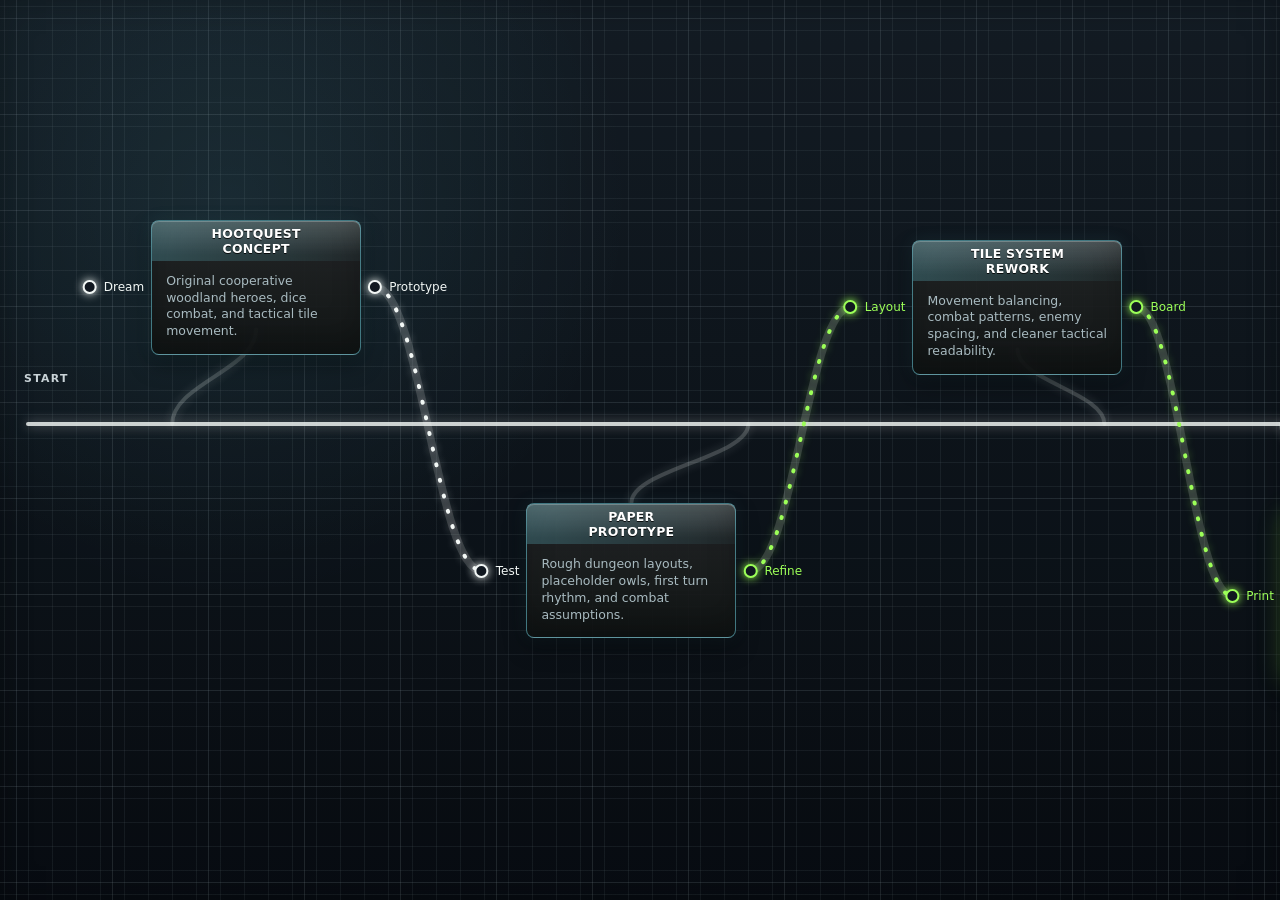
<file: assets/roadmaps/big-roadmap.html>
﻿<!doctype html>
<html lang="en">
<head>
  <meta charset="utf-8">
  <meta name="viewport" content="width=device-width, initial-scale=1">
  <title>HootQuest Roadmap</title>
  <style>
    :root {
      color-scheme: dark;
      --bg: #111820;
      --bg-deep: #080d13;
      --grid: rgba(156, 176, 184, 0.1);
      --grid-major: rgba(156, 176, 184, 0.18);
      --cyan: #78ecff;
      --mint: #9cff58;
      --white-wire: #f2f7f5;
      --red: #d4232f;
      --ink: #f2fbff;
      --muted: #a8bac0;
      --panel: rgba(18, 21, 21, 0.92);
      --panel-top: rgba(255, 255, 255, 0.18);
    }

    * {
      box-sizing: border-box;
    }

    body {
      margin: 0;
      min-width: 320px;
      background: var(--bg-deep);
      color: var(--ink);
      font-family: Inter, ui-sans-serif, system-ui, -apple-system, BlinkMacSystemFont, "Segoe UI", sans-serif;
    }

    body:not(.editing) {
      width: 100vw;
      height: 100vh;
      overflow: hidden;
    }

    .roadmap-section {
      position: relative;
      overflow: hidden;
      min-height: 640px;
      padding: clamp(18px, 4vw, 42px);
      background:
        radial-gradient(circle at 18% 22%, rgba(120, 236, 255, 0.1), transparent 25rem),
        linear-gradient(180deg, #151f28, #080d13);
      isolation: isolate;
    }

    body:not(.editing) .roadmap-section {
      display: grid;
      align-items: center;
      min-height: 100vh;
      padding: 0;
    }

    body.depth-1 .roadmap-section {
      background:
        radial-gradient(circle at 22% 28%, rgba(156, 255, 88, 0.12), transparent 20rem),
        radial-gradient(circle at 78% 42%, rgba(120, 236, 255, 0.12), transparent 24rem),
        linear-gradient(180deg, #101c1b, #061012);
    }

    body.depth-2 .roadmap-section,
    body.depth-3 .roadmap-section {
      background:
        radial-gradient(circle at 18% 34%, rgba(120, 236, 255, 0.16), transparent 17rem),
        radial-gradient(circle at 70% 55%, rgba(156, 255, 88, 0.1), transparent 18rem),
        linear-gradient(180deg, #09151c, #03080d);
    }

    .roadmap-section::before {
      content: "";
      position: absolute;
      inset: 0;
      z-index: -1;
      background-image:
        linear-gradient(var(--grid) 1px, transparent 1px),
        linear-gradient(90deg, var(--grid) 1px, transparent 1px),
        linear-gradient(var(--grid-major) 1px, transparent 1px),
        linear-gradient(90deg, var(--grid-major) 1px, transparent 1px);
      background-size: 24px 24px, 24px 24px, 96px 96px, 96px 96px;
      background-position: center;
      animation: gridParallax 34s linear infinite;
    }

    body.depth-1 .roadmap-section::before {
      background-size: 18px 18px, 18px 18px, 72px 72px, 72px 72px;
      opacity: 0.95;
    }

    body.depth-2 .roadmap-section::before,
    body.depth-3 .roadmap-section::before {
      background-size: 12px 12px, 12px 12px, 48px 48px, 48px 48px;
      opacity: 1;
    }

    .roadmap-header {
      position: relative;
      z-index: 2;
      display: flex;
      align-items: end;
      justify-content: space-between;
      gap: 18px;
      width: min(1280px, 100%);
      margin: 0 auto 18px;
    }

    .eyebrow {
      margin: 0 0 7px;
      color: var(--mint);
      font-size: 0.72rem;
      font-weight: 900;
      letter-spacing: 0.14em;
      text-transform: uppercase;
    }

    h1 {
      margin: 0;
      font-size: clamp(2rem, 4.8vw, 4.3rem);
      line-height: 0.95;
      letter-spacing: 0;
      text-shadow: 0 0 26px rgba(120, 236, 255, 0.26);
    }

    .toolbar {
      display: none;
      align-items: center;
      gap: 8px;
      flex-wrap: wrap;
      justify-content: flex-end;
    }

    .editing .toolbar {
      display: flex;
    }

    body:not(.editing) .roadmap-header,
    body:not(.editing) .json-panel {
      display: none;
    }

    button {
      border: 1px solid rgba(120, 236, 255, 0.42);
      color: var(--ink);
      background: rgba(16, 28, 34, 0.84);
      min-height: 34px;
      padding: 0 12px;
      font: inherit;
      font-size: 0.82rem;
      cursor: pointer;
      box-shadow: inset 0 1px rgba(255, 255, 255, 0.12), 0 0 14px rgba(120, 236, 255, 0.1);
    }

    button:hover {
      border-color: var(--mint);
    }

    .canvas-wrap {
      position: relative;
      width: min(1280px, 100%);
      height: 520px;
      margin: 0 auto;
      border: 1px solid rgba(120, 236, 255, 0.16);
      background: rgba(0, 0, 0, 0.12);
      box-shadow: inset 0 0 32px rgba(0, 0, 0, 0.25), 0 0 36px rgba(120, 236, 255, 0.06);
      overflow: auto;
    }

    body:not(.editing) .canvas-wrap {
      width: 100%;
      height: min(720px, 100vh);
      border: 0;
      overflow-x: auto;
      overflow-y: hidden;
    }

    .canvas-wrap::after {
      content: "";
      display: block;
      width: var(--scaled-width, 1260px);
      height: var(--scaled-height, 520px);
      pointer-events: none;
    }

    .canvas {
      position: relative;
      width: 1260px;
      height: 520px;
      transform-origin: 0 0;
    }

    .wires {
      position: absolute;
      inset: 0;
      z-index: 1;
      width: 100%;
      height: 100%;
      overflow: visible;
      pointer-events: none;
    }

    .editing .wires {
      pointer-events: auto;
    }

    .spine-label {
      position: absolute;
      z-index: 2;
      top: 248px;
      color: rgba(242, 251, 255, 0.82);
      font-size: 0.68rem;
      font-weight: 900;
      letter-spacing: 0.12em;
      text-transform: uppercase;
      pointer-events: none;
    }

    .spine-label.start {
      left: 24px;
    }

    .spine-label.finish {
      right: 24px;
    }

    .wire {
      fill: none;
      stroke-linecap: round;
      stroke-width: 3.5;
      filter: drop-shadow(0 0 5px currentColor);
    }

    .link-wire,
    .branch-wire {
      pointer-events: stroke;
      cursor: pointer;
    }

    .wire.ghost {
      stroke: rgba(255, 255, 255, 0.15);
      stroke-width: 8;
      filter: none;
    }

    .wire.flow {
      stroke-dasharray: 1 13;
      animation: flow 2.8s linear infinite;
    }

    .wire.dots {
      stroke-width: 4;
      stroke-linecap: round;
      stroke-dasharray: 1 15;
      animation: flow 2.8s linear infinite;
    }

    .wire.laser {
      stroke-width: 3;
      stroke-dasharray: 22 9 2 9;
      animation: laserFlow 0.55s linear infinite;
    }

    .wire.dash {
      stroke-width: 4;
      stroke-dasharray: 18 12;
      animation: flow 3.4s linear infinite;
    }

    .wire.solid {
      stroke-width: 4;
      stroke-dasharray: none;
      animation: none;
    }

    .wire.spark {
      stroke-width: 5;
      stroke-dasharray: 1 8 12 18;
      animation: laserFlow 1s linear infinite;
    }

    .wire.dim {
      opacity: 0.34;
    }

    .wire.spine {
      stroke-width: 4;
      stroke: rgba(242, 247, 245, 0.82);
      stroke-dasharray: none;
      filter: drop-shadow(0 0 6px rgba(242, 247, 245, 0.52));
    }

    .branch-handle {
      position: absolute;
      z-index: 5;
      display: none;
      width: 16px;
      height: 16px;
      border: 2px solid rgba(242, 247, 245, 0.92);
      border-radius: 50%;
      background: #111820;
      box-shadow: 0 0 14px rgba(242, 247, 245, 0.55);
      transform: translate(-50%, -50%);
      cursor: ew-resize;
    }

    .editing .branch-handle {
      display: block;
    }

    .node {
      position: absolute;
      z-index: 2;
      width: 210px;
      min-height: 84px;
      border: 1px solid rgba(255, 255, 255, 0.2);
      border-radius: 8px;
      background:
        linear-gradient(180deg, var(--panel-top), transparent 34px),
        linear-gradient(180deg, rgba(35, 37, 38, 0.96), var(--panel));
      box-shadow:
        inset 0 1px rgba(255, 255, 255, 0.24),
        inset 0 -18px 28px rgba(0, 0, 0, 0.22),
        0 10px 22px rgba(0, 0, 0, 0.34),
        0 0 18px rgba(120, 236, 255, 0.08);
      user-select: none;
    }

    .editing .node {
      cursor: grab;
    }

    .editing .node:active {
      cursor: grabbing;
    }

    .node.current {
      border-color: rgba(156, 255, 88, 0.66);
      box-shadow:
        inset 0 1px rgba(255, 255, 255, 0.25),
        inset 0 -18px 28px rgba(0, 0, 0, 0.22),
        0 0 24px rgba(156, 255, 88, 0.22),
        0 10px 22px rgba(0, 0, 0, 0.34);
    }

    .node.progress {
      border-color: rgba(255, 220, 92, 0.86);
      background:
        linear-gradient(180deg, rgba(255, 220, 92, 0.2), transparent 36px),
        linear-gradient(180deg, rgba(38, 34, 22, 0.96), rgba(18, 18, 17, 0.94));
      box-shadow:
        inset 0 1px rgba(255, 255, 255, 0.25),
        inset 0 -18px 28px rgba(0, 0, 0, 0.22),
        0 0 30px rgba(255, 220, 92, 0.26),
        0 10px 22px rgba(0, 0, 0, 0.34);
    }

    .node.progress .node-title {
      background: linear-gradient(90deg, rgba(255, 220, 92, 0.32), rgba(156, 255, 88, 0.08));
    }

    .node-progress {
      margin-top: 10px;
      border: 1px solid rgba(255, 220, 92, 0.32);
      height: 8px;
      overflow: hidden;
      background: rgba(255, 255, 255, 0.08);
    }

    .node-progress span {
      display: block;
      width: var(--progress, 45%);
      height: 100%;
      background: linear-gradient(90deg, var(--mint), #ffdc5c);
      box-shadow: 0 0 12px rgba(255, 220, 92, 0.62);
    }

    .node.complete {
      border-color: rgba(120, 236, 255, 0.46);
    }

    .node.complete .node-title {
      background: linear-gradient(90deg, rgba(120, 236, 255, 0.22), rgba(120, 236, 255, 0.04));
    }

    .node.locked {
      opacity: 0.52;
      border-style: dashed;
      filter: saturate(0.72);
    }

    .node.removed {
      opacity: 0.44;
      border-color: rgba(212, 35, 47, 0.72);
      border-style: dashed;
      background:
        linear-gradient(180deg, rgba(212, 35, 47, 0.16), transparent 36px),
        linear-gradient(180deg, rgba(31, 15, 17, 0.9), rgba(12, 10, 11, 0.9));
      filter: saturate(0.72);
    }

    .node.removed .node-title {
      background: linear-gradient(90deg, rgba(212, 35, 47, 0.28), rgba(212, 35, 47, 0.04));
      text-decoration: line-through;
      text-decoration-thickness: 2px;
      text-decoration-color: rgba(255, 125, 134, 0.7);
    }

    .node.milestone {
      border-color: rgba(255, 220, 92, 0.72);
      box-shadow:
        inset 0 1px rgba(255, 255, 255, 0.25),
        inset 0 -18px 28px rgba(0, 0, 0, 0.22),
        0 0 28px rgba(255, 220, 92, 0.2),
        0 10px 22px rgba(0, 0, 0, 0.34);
    }

    .dive-button {
      position: absolute;
      left: 50%;
      bottom: -16px;
      z-index: 4;
      display: flex;
      align-items: center;
      gap: 7px;
      width: auto;
      height: 30px;
      min-height: 0;
      padding: 0 9px 0 11px;
      border: 2px solid var(--mint);
      border-radius: 999px;
      color: #071018;
      background: var(--mint);
      font-size: 0.72rem;
      font-weight: 900;
      line-height: 1;
      text-transform: uppercase;
      transform: translateX(-50%);
      box-shadow: 0 0 18px rgba(156, 255, 88, 0.8), 0 0 34px rgba(156, 255, 88, 0.28);
    }

    .dive-button::after {
      content: "›";
      display: grid;
      place-items: center;
      width: 18px;
      height: 18px;
      border-radius: 50%;
      color: var(--mint);
      background: #071018;
      font-size: 1rem;
      line-height: 1;
    }

    .node.has-child .dive-button {
      animation: divePulse 1.25s ease-in-out infinite;
    }

    .node.has-child {
      cursor: pointer;
    }

    .node.has-child:hover {
      border-color: rgba(156, 255, 88, 0.86);
      box-shadow:
        inset 0 1px rgba(255, 255, 255, 0.25),
        inset 0 -18px 28px rgba(0, 0, 0, 0.22),
        0 0 30px rgba(156, 255, 88, 0.22),
        0 10px 22px rgba(0, 0, 0, 0.34);
    }

    .node-title {
      position: relative;
      display: flex;
      align-items: center;
      justify-content: center;
      min-height: 30px;
      padding: 5px 38px;
      border-radius: 8px 8px 0 0;
      color: #ffffff;
      font-size: 0.78rem;
      font-weight: 900;
      letter-spacing: 0.02em;
      text-align: center;
      text-transform: uppercase;
      background: linear-gradient(90deg, rgba(255, 255, 255, 0.2), rgba(255, 255, 255, 0.04));
      text-shadow: 0 1px 0 rgba(0, 0, 0, 0.8);
    }

    .node.current .node-title {
      background: linear-gradient(90deg, rgba(156, 255, 88, 0.28), rgba(156, 255, 88, 0.06));
    }

    .node-body {
      padding: 12px 14px 14px;
    }

    .node-copy {
      margin: 0;
      color: var(--muted);
      font-size: 0.78rem;
      line-height: 1.35;
    }

    .node-gallery {
      display: flex;
      gap: 8px;
      margin-top: 10px;
      overflow: hidden;
      mask-image: linear-gradient(90deg, transparent, #000 12%, #000 88%, transparent);
    }

    .node-gallery-track {
      display: flex;
      gap: 8px;
      min-width: max-content;
      animation: galleryScroll 12s linear infinite;
    }

    .node-gallery img {
      width: 54px;
      height: 42px;
      object-fit: cover;
      border: 1px solid rgba(120, 236, 255, 0.28);
      border-radius: 5px;
      background: rgba(255, 255, 255, 0.06);
      box-shadow: 0 0 10px rgba(120, 236, 255, 0.1);
    }

    .port {
      position: absolute;
      display: flex;
      align-items: center;
      gap: 7px;
      color: #eaf7f4;
      font-size: 0.75rem;
      white-space: nowrap;
    }

    .port-dot {
      display: block;
      flex: 0 0 auto;
      width: 14px;
      height: 14px;
      border: 2px solid currentColor;
      border-radius: 50%;
      background: var(--bg);
      box-shadow: 0 0 10px currentColor;
    }

    .port-label {
      pointer-events: none;
    }

    .port.in {
      left: -8px;
      top: 50%;
      transform: translate(-100%, -50%);
      flex-direction: row-reverse;
    }

    .port.out {
      right: -8px;
      top: 50%;
      transform: translate(100%, -50%);
    }

    .port.flow-port {
      color: var(--white-wire);
    }

    .port.mint-port {
      color: var(--mint);
    }

    .port.cyan-port {
      color: var(--cyan);
    }

    .port.red-port {
      color: var(--red);
    }

    .json-panel {
      display: none;
      width: min(1280px, 100%);
      margin: 12px auto 0;
    }

    .editing .json-panel {
      display: block;
    }

    textarea {
      width: 100%;
      min-height: 180px;
      resize: vertical;
      border: 1px solid rgba(120, 236, 255, 0.3);
      color: #d8fbff;
      background: rgba(3, 8, 12, 0.88);
      padding: 12px;
      font: 0.78rem/1.45 ui-monospace, SFMono-Regular, Consolas, monospace;
      outline: none;
    }

    .edit-note {
      margin: 8px 0 0;
      color: var(--muted);
      font-size: 0.82rem;
    }

    .editor-message {
      min-height: 20px;
      margin: 8px 0 0;
      color: var(--mint);
      font-size: 0.82rem;
    }

    .editor-message.error {
      color: #ff7d86;
    }

    .context-menu,
    .color-popover,
    .gizmo {
      position: absolute;
      z-index: 10;
      border: 1px solid rgba(120, 236, 255, 0.34);
      border-radius: 8px;
      background: rgba(9, 13, 18, 0.96);
      box-shadow: 0 16px 34px rgba(0, 0, 0, 0.45), 0 0 22px rgba(120, 236, 255, 0.12);
    }

    .context-menu,
    .color-popover {
      display: none;
      min-width: 190px;
      padding: 7px;
    }

    .context-menu.open,
    .color-popover.open,
    .gizmo.open {
      display: block;
    }

    .context-menu button {
      display: block;
      width: 100%;
      border: 0;
      min-height: 32px;
      padding: 0 9px;
      text-align: left;
      background: transparent;
      box-shadow: none;
    }

    .context-menu button:hover {
      background: rgba(120, 236, 255, 0.12);
    }

    .color-popover label {
      display: block;
      margin: 0 0 7px;
      color: var(--muted);
      font-size: 0.72rem;
      font-weight: 800;
      text-transform: uppercase;
    }

    .color-popover input {
      width: 100%;
      height: 34px;
      border: 0;
      padding: 0;
      background: transparent;
    }

    .gizmo {
      display: none;
      width: 178px;
      padding: 8px;
    }

    .gizmo-row {
      display: grid;
      grid-template-columns: 1fr 1fr;
      gap: 6px;
      margin-bottom: 7px;
    }

    .gizmo button {
      min-height: 29px;
      padding: 0 7px;
      font-size: 0.72rem;
    }

    .resize-handle {
      width: 100%;
      min-height: 30px;
      border-color: rgba(156, 255, 88, 0.52);
    }

    .branch-cursor {
      position: absolute;
      z-index: 9;
      display: none;
      width: 28px;
      height: 28px;
      border: 2px solid var(--mint);
      border-radius: 50%;
      pointer-events: none;
      transform: translate(-50%, -50%);
      box-shadow: 0 0 18px rgba(156, 255, 88, 0.72);
    }

    .editing.ctrl-down .branch-cursor {
      display: block;
    }

    .level-back {
      position: sticky;
      left: 16px;
      top: 16px;
      z-index: 11;
      display: none;
      width: max-content;
      border-color: rgba(156, 255, 88, 0.52);
      background: rgba(7, 18, 24, 0.94);
    }

    body:not(.editing) .level-back.visible {
      display: block;
    }

    @keyframes flow {
      to {
        stroke-dashoffset: -56;
      }
    }

    @keyframes laserFlow {
      to {
        stroke-dashoffset: -96;
      }
    }

    @keyframes galleryScroll {
      to {
        transform: translateX(-50%);
      }
    }

    @keyframes gridParallax {
      to {
        background-position:
          48px 24px,
          48px 24px,
          96px 48px,
          96px 48px;
      }
    }

    @keyframes divePulse {
      0%, 100% {
        opacity: 0.55;
        transform: translateX(-50%) scale(1);
      }

      50% {
        opacity: 1;
        transform: translateX(-50%) scale(1.06);
      }
    }

    .zooming-in .canvas,
    .zooming-out .canvas {
      transition: transform 320ms ease, opacity 240ms ease;
    }

    .zooming-in .canvas {
      opacity: 0.2;
      transform: scale(1.18);
    }

    .zooming-out .canvas {
      opacity: 0.2;
      transform: scale(0.82);
    }

    @media (max-width: 760px) {
      .roadmap-section {
        padding: 22px 12px;
      }

      .roadmap-header {
        display: block;
      }

      .toolbar {
        justify-content: flex-start;
        margin-top: 14px;
      }

      .canvas-wrap {
        height: 500px;
      }

      .canvas {
        width: 1120px;
      }
    }
  </style>
</head>
<body>
  <section class="roadmap-section" aria-labelledby="roadmap-title">
    <header class="roadmap-header">
      <div>
        <p class="eyebrow">Blueprint route planner</p>
        <h1 id="roadmap-title">HootQuest Roadmap</h1>
      </div>
      <div class="toolbar" aria-label="Roadmap editor controls">
        <button type="button" id="backLevel">Back Level</button>
        <button type="button" id="exportJson">Export JSON</button>
        <button type="button" id="applyJson">Apply JSON</button>
      </div>
    </header>

    <div class="canvas-wrap">
      <button type="button" class="level-back" id="graphBackLevel">Back Up</button>
      <div class="canvas" id="canvas">
        <svg class="wires" id="wires" aria-hidden="true"></svg>
        <span class="spine-label start">Start</span>
        <span class="spine-label finish">Finish</span>
        <div id="nodes"></div>
        <div id="branchHandles"></div>
        <div class="branch-cursor" id="branchCursor"></div>
        <div class="gizmo" id="gizmo">
          <div class="gizmo-row">
            <button type="button" data-status="complete">Check</button>
            <button type="button" data-status="milestone">Milestone</button>
            <button type="button" data-status="current">Current</button>
            <button type="button" data-status="locked">Locked</button>
            <button type="button" data-status="removed">Removed</button>
          </div>
          <button type="button" class="resize-handle" id="resizeHandle">Resize</button>
        </div>
        <div class="color-popover" id="colorPopover">
          <label id="colorLabel" for="colorInput">Color</label>
          <input id="colorInput" type="color" value="#78ecff">
        </div>
        <div class="context-menu" id="contextMenu">
          <button type="button" data-action="add">Add Node Here</button>
          <button type="button" data-action="edit">Edit Selected Node</button>
          <button type="button" data-action="linked">Add Linked Branch</button>
          <button type="button" data-action="split">Split Nearest Wire</button>
          <button type="button" data-action="wirecolor">Wire Dot Color</button>
        </div>
      </div>
    </div>

    <div class="json-panel">
      <textarea id="jsonOutput" spellcheck="false" aria-label="Roadmap JSON"></textarea>
      <p class="editor-message" id="editorMessage" role="status"></p>
      <p class="edit-note">Edit mode is controlled by <code>EDIT_MODE</code> in the script. Drag cards, export JSON, then paste the exported data into <code>roadmapData</code> for the final locked version.</p>
    </div>
  </section>

  <script>
    const EDIT_MODE = false;

    const sampleImages = {
      minis: [
        { src: "data:image/svg+xml,%3Csvg xmlns='http://www.w3.org/2000/svg' viewBox='0 0 120 80'%3E%3Crect width='120' height='80' fill='%23121b22'/%3E%3Ccircle cx='39' cy='38' r='18' fill='%239cff58'/%3E%3Ccircle cx='76' cy='38' r='18' fill='%2378ecff'/%3E%3Cpath d='M24 60h70' stroke='%23fff' stroke-width='5'/%3E%3C/svg%3E", alt: "Miniature samples" },
        { src: "data:image/svg+xml,%3Csvg xmlns='http://www.w3.org/2000/svg' viewBox='0 0 120 80'%3E%3Crect width='120' height='80' fill='%230b1118'/%3E%3Cpath d='M20 58h80M32 20v38M60 12v46M88 28v30' stroke='%2378ecff' stroke-width='7'/%3E%3C/svg%3E", alt: "Print test silhouettes" }
      ],
      plate: [
        { src: "data:image/svg+xml,%3Csvg xmlns='http://www.w3.org/2000/svg' viewBox='0 0 120 80'%3E%3Crect width='120' height='80' fill='%23090f16'/%3E%3Cg fill='none' stroke='%239cff58' stroke-width='3'%3E%3Crect x='14' y='12' width='92' height='56'/%3E%3Ccircle cx='35' cy='32' r='10'/%3E%3Ccircle cx='61' cy='32' r='10'/%3E%3Ccircle cx='87' cy='32' r='10'/%3E%3Ccircle cx='48' cy='53' r='10'/%3E%3Ccircle cx='74' cy='53' r='10'/%3E%3C/g%3E%3C/svg%3E", alt: "Plate alignment grid" },
        { src: "data:image/svg+xml,%3Csvg xmlns='http://www.w3.org/2000/svg' viewBox='0 0 120 80'%3E%3Crect width='120' height='80' fill='%23111920'/%3E%3Cpath d='M17 18h86v44H17z' fill='none' stroke='%2378ecff' stroke-width='3'/%3E%3Cpath d='M24 25h72M24 38h72M24 51h72' stroke='%23ffffff' stroke-opacity='.7'/%3E%3C/svg%3E", alt: "Bed spacing rows" }
      ],
      cards: [
        { src: "data:image/svg+xml,%3Csvg xmlns='http://www.w3.org/2000/svg' viewBox='0 0 120 80'%3E%3Crect width='120' height='80' fill='%230b1018'/%3E%3Crect x='20' y='12' width='32' height='52' rx='4' fill='%2378ecff'/%3E%3Crect x='44' y='16' width='32' height='52' rx='4' fill='%239cff58'/%3E%3Crect x='68' y='12' width='32' height='52' rx='4' fill='%23f2f7f5'/%3E%3C/svg%3E", alt: "Action card mockups" },
        { src: "data:image/svg+xml,%3Csvg xmlns='http://www.w3.org/2000/svg' viewBox='0 0 120 80'%3E%3Crect width='120' height='80' fill='%2310171f'/%3E%3Cpath d='M24 20h72M24 36h72M24 52h48' stroke='%239cff58' stroke-width='6'/%3E%3C/svg%3E", alt: "Rule reference cards" }
      ],
      art: [
        { src: "data:image/svg+xml,%3Csvg xmlns='http://www.w3.org/2000/svg' viewBox='0 0 120 80'%3E%3Crect width='120' height='80' fill='%23131a23'/%3E%3Ccircle cx='61' cy='36' r='20' fill='%2378ecff'/%3E%3Cpath d='M20 66c20-25 57-25 80 0' fill='none' stroke='%239cff58' stroke-width='6'/%3E%3C/svg%3E", alt: "Box art color pass" },
        { src: "data:image/svg+xml,%3Csvg xmlns='http://www.w3.org/2000/svg' viewBox='0 0 120 80'%3E%3Crect width='120' height='80' fill='%230d121a'/%3E%3Cpath d='M22 58 52 20l20 24 14-16 18 30z' fill='%239cff58'/%3E%3C/svg%3E", alt: "Woodland art block" }
      ]
    };

    let currentLevel = "main";
    const levelStack = [];

    let roadmapData = {
      spineY: 300,
      nodes: [
        { id: "concept", x: 151.16284397833974, y: 95.609029342653, title: "HootQuest Concept", body: "Original cooperative woodland heroes, dice combat, and tactical tile movement.", status: "complete", inPort: { label: "Dream", color: "flow" }, outPort: { label: "Prototype", color: "flow" }, spineOffset: -84 },
        { id: "paper", x: 526.380837154194, y: 378.89725665282543, title: "Paper Prototype", body: "Rough dungeon layouts, placeholder owls, first turn rhythm, and combat assumptions.", status: "complete", inPort: { label: "Test", color: "flow" }, outPort: { label: "Refine", color: "mint" }, spineOffset: 117 },
        { id: "tiles", x: 912.4909026762235, y: 115.51872920467962, title: "Tile System Rework", body: "Movement balancing, combat patterns, enemy spacing, and cleaner tactical readability.", status: "complete", inPort: { label: "Layout", color: "mint" }, outPort: { label: "Board", color: "mint" }, spineOffset: 87 },
        { id: "manufacturing", x: 1280.9168932551258, y: 386.43611737061207, title: "Miniature Production", body: "PLA tests, resin hybrid planning, plate alignment, and print-bed efficiency.", status: "current", childLevel: "manufacturing", inPort: { label: "Print", color: "mint" }, outPort: { label: "Premium", color: "cyan" }, images: sampleImages.minis, spineOffset: -105 },
        { id: "books", x: 1686.390469035097, y: 68.27093540579389, title: "Rulebook & Campaigns", body: "V2 rulebook, visual combat examples, Swarm of the Rat King, and campaign progression.", status: "current", childLevel: "books", inPort: { label: "Teach", color: "cyan" }, outPort: { label: "Story", color: "cyan" }, images: sampleImages.cards, spineOffset: 120 },
        { id: "cardsloot", x: 2180.981674333544, y: 31.06300798649319, title: "Action Deck & Artifacts", body: "The 45-card Action Deck, status effects, persistent loot, and build-defining rewards.", status: "complete", childLevel: "cards", inPort: { label: "Cards", color: "mint" }, outPort: { label: "Strategy", color: "mint" }, images: sampleImages.cards, spineOffset: 109 },
        { id: "wearehere", x: 2981.8232779294567, y: 351.62391327680587, title: "We Are Here", body: "Current work board: website finish, Kickstarter launch prep, print setup, shop connections, and gameplay tuning.", status: "progress", progress: 62, childLevel: "currentWork", inPort: { label: "Now", color: "#ffdc5c" }, outPort: { label: "Next", color: "mint" }, images: sampleImages.cards, spineOffset: -198 },
        { id: "identity", x: 2366.4608974606226, y: 369.6286637078056, title: "Box Art & Website", body: "Unified visual identity, website presence, campaign previews, and launch-facing branding.", status: "milestone", childLevel: "identity", inPort: { label: "Visual", color: "flow" }, outPort: { label: "Audience", color: "mint" }, images: sampleImages.art, spineOffset: 126 },
        { id: "community", x: 3413.406859657162, y: 91.08797530906828, title: "Community & Demo Events", body: "Public demos, convention showcases, feedback cycles, and early community building.", status: "current", inPort: { label: "Players", color: "mint" }, outPort: { label: "Launch", color: "cyan" }, spineOffset: 157 },
        { id: "expansions", x: 4028.5712716238845, y: 391.80958339146207, title: "Expansion Roadmap", body: "Rat King, Skywatch Peaks, Wildwood Awakening, and Nightfall Hollow planning.", status: "locked", childLevel: "expansions", inPort: { label: "Future", color: "cyan" }, outPort: { label: "Next", color: "flow" }, spineOffset: 156 }
      ],
      links: [
        { from: "concept", to: "paper", color: "flow" },
        { from: "paper", to: "tiles", color: "mint" },
        { from: "tiles", to: "manufacturing", color: "mint" },
        { from: "manufacturing", to: "books", color: "cyan" },
        { from: "books", to: "cardsloot", color: "mint" },
        { from: "cardsloot", to: "wearehere", color: "#ffdc5c" },
        { from: "wearehere", to: "community", color: "mint" },
        { from: "identity", to: "community", color: "mint" },
        { from: "community", to: "expansions", color: "cyan" },
        { from: "books", to: "identity", color: "flow", dim: true }
      ],
      levels: {
        manufacturing: {
          title: "Miniature Production Blueprint",
          spineY: 300,
          nodes: [
            { id: "pla-tests", x: 25.33331298828125, y: 105.33334350585938, title: "PLA Testing", body: "Nozzle size, layer height, owl silhouette readability, and durability checks.", status: "complete", inPort: { label: "Model", color: "mint" }, outPort: { label: "Batch", color: "mint" }, images: sampleImages.minis, spineOffset: -56 },
            { id: "plate-align", x: 351.3333740234375, y: 52, title: "Plate Alignment", body: "Figurine orientation, support access, overhang reduction, and consistent bases.", status: "current", childLevel: "plateAlignment", inPort: { label: "Angles", color: "mint" }, outPort: { label: "Clean", color: "cyan" }, images: sampleImages.plate, spineOffset: -88 },
            { id: "bed-max", x: 339.33331298828125, y: 386, title: "Maximize Print Beds", body: "Batch grouping, footprint spacing, failure isolation, and production-time estimates.", status: "current", childLevel: "bedMax", inPort: { label: "Nest", color: "cyan" }, outPort: { label: "Yield", color: "cyan" }, images: sampleImages.plate, spineOffset: 72 },
            { id: "resin-hybrid", x: 768.666748046875, y: 113.33334350585938, title: "Resin / PLA Hybrid", body: "Premium detail experiments paired with durable PLA parts and presentation standards.", status: "milestone", inPort: { label: "Detail", color: "cyan" }, outPort: { label: "Premium", color: "flow" }, images: sampleImages.minis },
            { id: "production-notes", x: 1252, y: 352, title: "Production Notes", body: "Document settings, pass/fail rules, packaging constraints, and repeatable print recipes.", status: "locked", inPort: { label: "Record", color: "flow" }, outPort: { label: "Ready", color: "flow" }, spineOffset: 123 }
          ],
          links: [
            { from: "pla-tests", to: "plate-align", color: "mint" },
            { from: "pla-tests", to: "bed-max", color: "cyan" },
            { from: "plate-align", to: "resin-hybrid", color: "cyan" },
            { from: "bed-max", to: "resin-hybrid", color: "cyan" },
            { from: "resin-hybrid", to: "production-notes", color: "flow" }
          ]
        },
        plateAlignment: {
          title: "Plate Alignment Detail",
          spineY: 260,
          nodes: [
            { id: "silhouette", x: 60, y: 200, title: "Read Silhouette", body: "Check if each owl reads clearly from table height after support cleanup.", status: "complete", inPort: { label: "Look", color: "mint" }, outPort: { label: "Angle", color: "mint" }, images: sampleImages.minis },
            { id: "orientation", x: 390, y: 84, title: "Orientation Pass", body: "Rotate minis to reduce face supports, preserve wing detail, and protect bases.", status: "current", inPort: { label: "Rotate", color: "mint" }, outPort: { label: "Support", color: "cyan" }, images: sampleImages.plate },
            { id: "support-map", x: 390, y: 330, title: "Support Map", body: "Mark support contact zones and cleanup risk before approving a batch.", status: "current", inPort: { label: "Touch", color: "cyan" }, outPort: { label: "Clean", color: "cyan" } },
            { id: "approval", x: 730, y: 200, title: "Plate Approval", body: "Save screenshot, settings, expected yield, and notes for future repeat runs.", status: "milestone", inPort: { label: "Pass", color: "flow" }, outPort: { label: "Run", color: "flow" } }
          ],
          links: [
            { from: "silhouette", to: "orientation", color: "mint" },
            { from: "orientation", to: "support-map", color: "cyan" },
            { from: "support-map", to: "approval", color: "cyan" }
          ]
        },
        bedMax: {
          title: "Print Bed Efficiency Detail",
          spineY: 260,
          nodes: [
            { id: "batch-groups", x: 60, y: 200, title: "Batch Groups", body: "Group minis by height, support style, and likely failure risk.", status: "complete", inPort: { label: "Sort", color: "mint" }, outPort: { label: "Pack", color: "mint" }, images: sampleImages.plate },
            { id: "spacing", x: 390, y: 200, title: "Spacing Rules", body: "Leave cleanup lanes, reduce chain failures, and keep bases easy to remove.", status: "current", inPort: { label: "Gap", color: "cyan" }, outPort: { label: "Yield", color: "cyan" } },
            { id: "time-cost", x: 720, y: 200, title: "Time / Cost Notes", body: "Estimate batch time, material use, retry buffer, and best repeat settings.", status: "milestone", inPort: { label: "Calc", color: "flow" }, outPort: { label: "Recipe", color: "flow" } }
          ],
          links: [
            { from: "batch-groups", to: "spacing", color: "mint" },
            { from: "spacing", to: "time-cost", color: "cyan" }
          ]
        },
        books: {
          title: "Books & Campaign Blueprint",
          spineY: 280,
          nodes: [
            { id: "rulebook", x: 84.6666259765625, y: 329.3333435058594, title: "Rulebook Formation", body: "V2 rules, visual examples, streamlined systems, and lore integration.", status: "complete", inPort: { label: "Rules", color: "cyan" }, outPort: { label: "Teach", color: "cyan" }, images: sampleImages.cards, spineOffset: 36 },
            { id: "examples", x: 399.3333740234375, y: 117.3333740234375, title: "Combat Examples", body: "Diagram turns, targeting, tile movement, and edge cases for teaching clarity.", status: "current", inPort: { label: "Show", color: "mint" }, outPort: { label: "Learn", color: "cyan" }, spineOffset: 61 },
            { id: "campaign", x: 615.3333740234375, y: 356, title: "Campaign Booklets", body: "Narrative adventures including Swarm of the Rat King and multi-level progression.", status: "current", inPort: { label: "Story", color: "cyan" }, outPort: { label: "World", color: "flow" }, spineOffset: -53 },
            { id: "layout-pass", x: 972.66650390625, y: 129.3333282470703, title: "Layout Pass", body: "Page hierarchy, icon consistency, callouts, and table-readability polish.", status: "locked", inPort: { label: "Pages", color: "flow" }, outPort: { label: "Print", color: "flow" }, spineOffset: 150 }
          ],
          links: [
            { from: "rulebook", to: "examples", color: "cyan" },
            { from: "rulebook", to: "campaign", color: "cyan" },
            { from: "examples", to: "layout-pass", color: "flow" },
            { from: "campaign", to: "layout-pass", color: "flow" }
          ]
        },
        cards: {
          title: "Action Deck & Loot Blueprint",
          spineY: 270,
          nodes: [
            { id: "actiondeck", x: 102.66668701171875, y: 65.99998474121094, title: "Action Deck Evolution", body: "45-card deck with abilities, tactical tempo, and status effects.", status: "complete", inPort: { label: "Cards", color: "mint" }, outPort: { label: "Strategy", color: "mint" }, images: sampleImages.cards },
            { id: "status", x: 491.3333740234375, y: 100, title: "Status Effects", body: "Clean language for buffs, conditions, timing, and reminders.", status: "current", inPort: { label: "Effect", color: "cyan" }, outPort: { label: "Balance", color: "cyan" } },
            { id: "artifacts", x: 491.3333740234375, y: 346.66668701171875, title: "Artifact & Loot Design", body: "Feather Foot, Thornmail, Iron Claw, Athena's Blessing, and build identity.", status: "current", inPort: { label: "Items", color: "mint" }, outPort: { label: "Builds", color: "cyan" }, images: sampleImages.cards },
            { id: "decktest", x: 948.6666259765625, y: 300.66668701171875, title: "Playtest Pass", body: "Frequency checks, combo risk, reminder burden, and reward excitement.", status: "milestone", inPort: { label: "Test", color: "flow" }, outPort: { label: "Tune", color: "flow" }, spineOffset: 148 }
          ],
          links: [
            { from: "actiondeck", to: "status", color: "cyan" },
            { from: "actiondeck", to: "artifacts", color: "mint" },
            { from: "status", to: "decktest", color: "flow" },
            { from: "artifacts", to: "decktest", color: "flow" }
          ]
        },
        currentWork: {
          title: "We Are Here: Current Work Board",
          spineY: 330,
          nodes: [
            { id: "website-final", x: 62.66668701171875, y: 18, title: "Website Final Look", body: "Post-ready final site look, launch messaging, visuals, and the embedded roadmap presentation.", status: "progress", progress: 72, childLevel: "identity", inPort: { label: "Site", color: "#ffdc5c" }, outPort: { label: "Publish", color: "mint" }, images: sampleImages.art, spineOffset: -71 },
            { id: "ks-pricing", x: 60, y: 390, title: "Kickstarter End Goals", body: "Pricing out launch targets, production costs, stretch goals, reward tiers, and post-launch expectations.", status: "progress", progress: 46, inPort: { label: "Costs", color: "#ffdc5c" }, outPort: { label: "Goals", color: "mint" }, spineOffset: 37 },
            { id: "card-shops", x: 446, y: 114, title: "Card Shop Connections", body: "Building relationships with local card shops for print paths, sales channels, demos, and support.", status: "progress", progress: 38, inPort: { label: "Retail", color: "mint" }, outPort: { label: "Partners", color: "cyan" } },
            { id: "rulebook-visuals", x: 467.33331298828125, y: 382, title: "Rulebook Visuals", body: "Finalizing visual examples, layout clarity, icon treatment, and teachable combat diagrams.", status: "progress", progress: 67, childLevel: "books", inPort: { label: "Rules", color: "cyan" }, outPort: { label: "Teach", color: "mint" }, images: sampleImages.cards, spineOffset: -20 },
            { id: "resin-times", x: 832, y: 19.33331298828125, title: "Resin Print Setup", body: "Polishing resin print times, setup notes, repeatable settings, and production-ready approval steps.", status: "progress", progress: 54, childLevel: "manufacturing", inPort: { label: "Print", color: "cyan" }, outPort: { label: "Ready", color: "#ffdc5c" }, images: sampleImages.minis, spineOffset: 72 },
            { id: "gameplay-tuning", x: 809.3333740234375, y: 385.99993896484375, title: "Gameplay Tuning", body: "Small and large balance changes, combat flow adjustments, and late 45-card deck integration.", status: "progress", progress: 52, childLevel: "cards", inPort: { label: "Play", color: "mint" }, outPort: { label: "Tune", color: "#ffdc5c" }, images: sampleImages.cards, spineOffset: -64 },
            { id: "giveaways", x: 1306, y: 57.999969482421875, title: "Giveaways & Prizes", body: "Planning launch giveaways, prize structure, visuals, and how rewards support the campaign story.", status: "milestone", progress: 30, inPort: { label: "Prizes", color: "#ffdc5c" }, outPort: { label: "Buzz", color: "mint" }, images: sampleImages.art, spineOffset: 176 },
            { id: "box-visuals", x: 1382, y: 380.66668701171875, title: "Final Box Visuals", body: "Planning the final box presentation, front-facing art, product clarity, and campaign-ready imagery.", status: "progress", progress: 41, childLevel: "identity", inPort: { label: "Box", color: "flow" }, outPort: { label: "Reveal", color: "mint" }, images: sampleImages.art, spineOffset: -88 },
            { id: "production-shift", x: 1789.3333740234375, y: 396.0000305175781, title: "Production Alteration", body: "The 45-card deck created a late production path change away from the earlier local print assumptions.", status: "progress", progress: 35, childLevel: "cards", inPort: { label: "Change", color: "#ffdc5c" }, outPort: { label: "Resolve", color: "cyan" }, spineOffset: 159 }
          ],
          links: [
            { from: "website-final", to: "card-shops", color: "mint" },
            { from: "ks-pricing", to: "rulebook-visuals", color: "#ffdc5c" },
            { from: "card-shops", to: "resin-times", color: "cyan" },
            { from: "rulebook-visuals", to: "gameplay-tuning", color: "mint" },
            { from: "resin-times", to: "giveaways", color: "#ffdc5c" },
            { from: "gameplay-tuning", to: "box-visuals", color: "mint" },
            { from: "giveaways", to: "production-shift", color: "cyan" },
            { from: "box-visuals", to: "production-shift", color: "cyan" }
          ]
        },
        identity: {
          title: "Brand & Website Blueprint",
          spineY: 260,
          nodes: [
            { id: "boxart", x: 128.00006103515625, y: 66.66664123535156, title: "First Box Art", body: "Unified identity featuring woodland defenders and the enemy threat.", status: "milestone", inPort: { label: "Visual", color: "flow" }, outPort: { label: "Brand", color: "mint" }, images: sampleImages.art, spineOffset: -83 },
            { id: "website", x: 547.3333129882812, y: 290.6666564941406, title: "Website & Branding", body: "Campaign previews, online presence, product framing, and launch messaging.", status: "complete", inPort: { label: "Online", color: "mint" }, outPort: { label: "Audience", color: "mint" }, images: sampleImages.art, spineOffset: -48 },
            { id: "demo-kit", x: 1018.6666259765625, y: 89.33334350585938, title: "Demo Kit Look", body: "Table signage, quick explanation panels, and convention-ready visuals.", status: "locked", inPort: { label: "Show", color: "cyan" }, outPort: { label: "Ready", color: "flow" }, spineOffset: 157 }
          ],
          links: [
            { from: "boxart", to: "website", color: "mint" },
            { from: "website", to: "demo-kit", color: "cyan" }
          ]
        },
        expansions: {
          title: "Expansion Roadmap Blueprint",
          spineY: 300,
          nodes: [
            { id: "ratking", x: 60, y: 60, title: "Expansion I", body: "Swarm of the Rat King: enemy waves, corruption mechanics, and campaign escalation.", status: "locked", inPort: { label: "Expansion", color: "cyan" }, outPort: { label: "Future", color: "flow" } },
            { id: "skywatch", x: 390, y: 180, title: "Expansion II", body: "Skywatch Peaks: vertical maps, weather systems, flying enemies, and cliffside encounters.", status: "locked", inPort: { label: "Adventure", color: "cyan" }, outPort: { label: "Future", color: "flow" } },
            { id: "wildwood", x: 720, y: 300, title: "Expansion III", body: "Wildwood Awakening: ancient forest spirits, druidic allies, and living terrain systems.", status: "locked", inPort: { label: "Nature", color: "cyan" }, outPort: { label: "Future", color: "flow" } },
            { id: "nightfall", x: 1164.6666259765625, y: 436, title: "Expansion IV", body: "Nightfall Hollow: corrupted owls, shadow bosses, lantern mechanics, and survival scenarios.", status: "locked", inPort: { label: "Darkness", color: "cyan" }, outPort: { label: "Endgame", color: "flow" } }
          ],
          links: [
            { from: "ratking", to: "skywatch", color: "cyan" },
            { from: "skywatch", to: "wildwood", color: "cyan" },
            { from: "wildwood", to: "nightfall", color: "cyan", dim: true }
          ]
        }
      }
    };

    const colorMap = {
      flow: "var(--white-wire)",
      mint: "var(--mint)",
      cyan: "var(--cyan)",
      red: "var(--red)"
    };

    const canvas = document.getElementById("canvas");
    const nodesRoot = document.getElementById("nodes");
    const branchHandlesRoot = document.getElementById("branchHandles");
    const wiresRoot = document.getElementById("wires");
    const jsonOutput = document.getElementById("jsonOutput");
    const editorMessage = document.getElementById("editorMessage");
    const contextMenu = document.getElementById("contextMenu");
    const colorPopover = document.getElementById("colorPopover");
    const colorInput = document.getElementById("colorInput");
    const colorLabel = document.getElementById("colorLabel");
    const gizmo = document.getElementById("gizmo");
    const resizeHandle = document.getElementById("resizeHandle");
    const branchCursor = document.getElementById("branchCursor");
    const graphBackLevel = document.getElementById("graphBackLevel");
    let selectedNodeId = null;
    let hoveredNodeId = null;
    let hoveredPort = null;
    let colorTarget = null;
    let lastCanvasPoint = { x: 120, y: 252 };
    let wireCounter = 0;
    let zoom = 1;
    const lineStyles = ["dots", "laser", "dash", "solid", "spark"];

    document.body.classList.toggle("editing", EDIT_MODE);

    function activeGraph() {
      if (currentLevel === "main") return roadmapData;
      return roadmapData.levels?.[currentLevel] || roadmapData;
    }

    function render() {
      sizeCanvasToData();
      graphBackLevel.classList.toggle("visible", levelStack.length > 0);
      updateDepthClass();
      nodesRoot.innerHTML = "";
      branchHandlesRoot.innerHTML = "";
      activeGraph().nodes.forEach((node) => {
        const card = document.createElement("article");
        card.className = [
          "node",
          node.status === "current" ? "current" : "",
          node.status === "complete" ? "complete" : "",
          node.status === "milestone" ? "milestone" : "",
          node.status === "progress" ? "progress" : "",
          node.status === "locked" ? "locked" : "",
          node.status === "removed" ? "removed" : "",
          node.childLevel ? "has-child" : ""
        ].filter(Boolean).join(" ");
        card.dataset.id = node.id;
        card.style.left = `${node.x}px`;
        card.style.top = `${node.y}px`;
        card.style.width = `${node.width || 210}px`;
        if (node.height) card.style.minHeight = `${node.height}px`;
        if (node.color) card.style.borderColor = node.color;
        card.innerHTML = `
          <div class="node-title">${escapeHtml(node.title)}</div>
          <div class="node-body">
            <p class="node-copy">${escapeHtml(node.body)}</p>
            ${renderProgress(node)}
            ${renderGallery(node.images)}
          </div>
          ${node.childLevel ? `<button type="button" class="dive-button" aria-label="Open ${escapeAttr(node.title)} details">Open Details</button>` : ""}
          <span class="port in ${portClass(node.inPort.color)}" data-port="in">
            <span class="port-label">${escapeHtml(node.inPort.label)}</span>
            <span class="port-dot"></span>
          </span>
          <span class="port out ${portClass(node.outPort.color)}" data-port="out">
            <span class="port-dot"></span>
            <span class="port-label">${escapeHtml(node.outPort.label)}</span>
          </span>
        `;
        applyPortColor(card.querySelector('[data-port="in"]'), node.inPort.color);
        applyPortColor(card.querySelector('[data-port="out"]'), node.outPort.color);
        nodesRoot.appendChild(card);
        renderBranchHandle(node);
      });
      bindDrag();
      bindBranchHandles();
      drawWires();
      updateJson();
    }

    function drawWires() {
      const nodeById = Object.fromEntries(activeGraph().nodes.map((node) => [node.id, node]));
      wiresRoot.innerHTML = "";
      wireCounter = 0;
      drawSpine();
      drawSpineBranches();
      activeGraph().links.forEach((link) => {
        const from = nodeById[link.from];
        const to = nodeById[link.to];
        if (!from || !to) return;

        const start = getPortPoint(link.from, "out");
        const end = getPortPoint(link.to, "in");
        if (!start || !end) return;
        const distance = Math.min(180, Math.max(28, Math.abs(end.x - start.x) * 0.42));
        const d = `M ${start.x} ${start.y} C ${start.x + distance} ${start.y}, ${end.x - distance} ${end.y}, ${end.x} ${end.y}`;
        addPath(d, link, true);
        addPath(d, link, false, roadmapData === activeGraph() ? roadmapData.links.indexOf(link) : activeGraph().links.indexOf(link));
      });
    }

    function drawSpine() {
      const maxX = Math.max(...activeGraph().nodes.map((node) => Number(node.x) || 0));
      const y = Number(activeGraph().spineY) || 252;
      const d = `M 28 ${y} H ${Math.max(1180, maxX + 260)}`;
      const path = document.createElementNS("http://www.w3.org/2000/svg", "path");
      path.setAttribute("d", d);
      path.setAttribute("class", "wire spine");
      wiresRoot.appendChild(path);
    }

    function drawSpineBranches() {
      const y = Number(activeGraph().spineY) || 252;
      activeGraph().nodes.forEach((node) => {
        const point = getBlockSpinePoint(node, y);
        const anchorX = getBranchAnchorX(node);
        const d = makeBranchPath(anchorX, y, point);
        const path = document.createElementNS("http://www.w3.org/2000/svg", "path");
        path.setAttribute("d", d);
        path.setAttribute("class", `wire branch-wire ${node.branchStyle || "solid"}`);
        path.dataset.nodeId = node.id;
        path.style.stroke = "rgba(242, 247, 245, 0.18)";
        path.addEventListener("click", (event) => {
          if (!EDIT_MODE || !event.ctrlKey) return;
          event.stopPropagation();
          cycleBranchStyle(node.id);
        });
        wiresRoot.appendChild(path);
      });
    }

    function makeBranchPath(anchorX, spineY, point) {
      const deltaY = Math.abs(point.y - spineY);
      const bend = Math.min(130, Math.max(28, deltaY * 0.42));
      const direction = point.y >= spineY ? 1 : -1;
      const firstY = spineY + bend * direction;
      const secondY = point.y - bend * direction;
      return `M ${anchorX} ${spineY} C ${anchorX} ${firstY}, ${point.x} ${secondY}, ${point.x} ${point.y}`;
    }

    function getBranchAnchorX(node) {
      return node.x + (node.width || 210) / 2 + (Number(node.spineOffset) || 0);
    }

    function getBlockSpinePoint(node, spineY) {
      const width = node.width || 210;
      const height = node.height || 110;
      const x = node.x + width / 2;
      const y = node.y >= spineY ? node.y : node.y + height;
      return { x, y };
    }

    function renderBranchHandle(node) {
      if (!EDIT_MODE) return;
      const handle = document.createElement("button");
      handle.type = "button";
      handle.className = "branch-handle";
      handle.dataset.nodeId = node.id;
      handle.title = "Drag to bend this spine branch";
      positionBranchHandle(handle, node);
      branchHandlesRoot.appendChild(handle);
    }

    function positionBranchHandle(handle, node) {
      const y = Number(activeGraph().spineY) || 252;
      handle.style.left = `${getBranchAnchorX(node)}px`;
      handle.style.top = `${y}px`;
    }

    function bindBranchHandles() {
      if (!EDIT_MODE) return;
      branchHandlesRoot.querySelectorAll(".branch-handle").forEach((handle) => {
        handle.addEventListener("pointerdown", startBranchHandleDrag);
      });
    }

    function startBranchHandleDrag(event) {
      event.preventDefault();
      event.stopPropagation();
      const handle = event.currentTarget;
      const node = activeGraph().nodes.find((item) => item.id === handle.dataset.nodeId);
      if (!node) return;
      const start = getCanvasPoint(event);
      const startOffset = Number(node.spineOffset) || 0;
      handle.setPointerCapture(event.pointerId);

      function move(moveEvent) {
        const point = getCanvasPoint(moveEvent);
        node.spineOffset = Math.round(clamp(startOffset + point.x - start.x, -220, 220));
        positionBranchHandle(handle, node);
        drawWires();
        updateJson();
      }

      function stop() {
        handle.removeEventListener("pointermove", move);
        handle.removeEventListener("pointerup", stop);
        handle.removeEventListener("pointercancel", stop);
      }

      handle.addEventListener("pointermove", move);
      handle.addEventListener("pointerup", stop);
      handle.addEventListener("pointercancel", stop);
    }

    function getPortPoint(nodeId, side) {
      const dot = document.querySelector(`.node[data-id="${cssEscape(nodeId)}"] .port[data-port="${side}"] .port-dot`);
      if (!dot) return null;
      const dotRect = dot.getBoundingClientRect();
      const canvasRect = canvas.getBoundingClientRect();
      return {
        x: (dotRect.left - canvasRect.left + dotRect.width / 2) / zoom,
        y: (dotRect.top - canvasRect.top + dotRect.height / 2) / zoom
      };
    }

    function cssEscape(value) {
      if (window.CSS && CSS.escape) return CSS.escape(value);
      return String(value).replace(/"/g, '\\"');
    }

    function sizeCanvasToData() {
      const maxX = Math.max(...activeGraph().nodes.map((node) => (Number(node.x) || 0) + (Number(node.width) || 210)));
      const maxY = Math.max(...activeGraph().nodes.map((node) => (Number(node.y) || 0) + (Number(node.height) || 110)));
      canvas.style.width = `${Math.max(1260, maxX + 280)}px`;
      canvas.style.height = `${Math.max(470, maxY + 150)}px`;
      if (EDIT_MODE) {
        canvas.parentElement.style.height = `${Math.min(Math.max(470, maxY + 150), 720)}px`;
      } else {
        canvas.parentElement.style.height = `${window.innerHeight}px`;
        fitPublicFrame();
      }
      applyZoom();
    }

    function addPath(d, link, ghost, linkIndex) {
      const path = document.createElementNS("http://www.w3.org/2000/svg", "path");
      path.setAttribute("d", d);
      path.setAttribute("class", ghost ? "wire ghost" : `wire link-wire ${link.style || "dots"} ${link.dim ? "dim" : ""}`);
      if (!ghost) {
        const stroke = createWireGradient(link);
        const glow = getWireStroke(link);
        path.style.stroke = stroke;
        path.style.color = glow;
        path.dataset.linkIndex = linkIndex;
        path.addEventListener("click", (event) => {
          if (!EDIT_MODE || !event.ctrlKey) return;
          event.stopPropagation();
          cycleLinkStyle(Number(path.dataset.linkIndex));
        });
      }
      wiresRoot.appendChild(path);
    }

    function createWireGradient(link) {
      const from = activeGraph().nodes.find((node) => node.id === link.from);
      const to = activeGraph().nodes.find((node) => node.id === link.to);
      const dotColor = colorMap[link.dotColor] || link.dotColor;
      const start = dotColor || colorMap[from?.outPort?.color] || from?.outPort?.color || getWireStroke(link);
      const end = dotColor || colorMap[to?.inPort?.color] || to?.inPort?.color || getWireStroke(link);
      const id = `wire-gradient-${wireCounter++}`;
      const gradient = document.createElementNS("http://www.w3.org/2000/svg", "linearGradient");
      gradient.setAttribute("id", id);
      gradient.setAttribute("gradientUnits", "userSpaceOnUse");
      const startPoint = getPortPoint(link.from, "out");
      const endPoint = getPortPoint(link.to, "in");
      gradient.setAttribute("x1", startPoint?.x || 0);
      gradient.setAttribute("y1", startPoint?.y || 0);
      gradient.setAttribute("x2", endPoint?.x || 1);
      gradient.setAttribute("y2", endPoint?.y || 1);
      gradient.innerHTML = `<stop offset="0%" stop-color="${start}"/><stop offset="100%" stop-color="${end}"/>`;
      wiresRoot.appendChild(gradient);
      return `url(#${id})`;
    }

    function getWireStroke(link) {
      const from = activeGraph().nodes.find((node) => node.id === link.from);
      const to = activeGraph().nodes.find((node) => node.id === link.to);
      const key = link.dotColor || link.color || from?.outPort?.color || to?.inPort?.color || "flow";
      return colorMap[key] || key;
    }

    function cycleLinkStyle(index) {
      const link = activeGraph().links[index];
      if (!link) return;
      link.style = nextLineStyle(link.style);
      drawWires();
      updateJson();
      setEditorMessage(`Wire style: ${link.style}.`);
    }

    function cycleBranchStyle(nodeId) {
      const node = activeGraph().nodes.find((item) => item.id === nodeId);
      if (!node) return;
      node.branchStyle = nextLineStyle(node.branchStyle || "solid");
      drawWires();
      updateJson();
      setEditorMessage(`Grey branch style: ${node.branchStyle}.`);
    }

    function nextLineStyle(current) {
      const index = lineStyles.indexOf(current || "dots");
      return lineStyles[(index + 1) % lineStyles.length];
    }

    function bindDrag() {
      document.querySelectorAll(".node").forEach((card) => {
        if (EDIT_MODE) card.addEventListener("pointerdown", startDrag);
        card.addEventListener("mouseenter", () => {
          hoveredNodeId = card.dataset.id;
          if (document.body.classList.contains("ctrl-down")) showGizmo(card.dataset.id);
        });
        card.addEventListener("mouseleave", () => {
          hoveredNodeId = null;
        });
        card.addEventListener("contextmenu", (event) => {
          if (!EDIT_MODE) {
            event.preventDefault();
            backLevel();
            return;
          }
          event.preventDefault();
          selectedNodeId = card.dataset.id;
          openContextMenu(event, true);
        });
        card.addEventListener("click", (event) => {
          if (event.target.closest(".port")) return;
          if (EDIT_MODE && !event.target.closest(".dive-button")) return;
          const node = activeGraph().nodes.find((item) => item.id === card.dataset.id);
          if (node?.childLevel) openLevel(node.childLevel);
        });
        if (EDIT_MODE) {
          card.querySelectorAll(".port").forEach((port) => {
            port.addEventListener("mouseenter", () => {
              hoveredPort = { nodeId: card.dataset.id, side: port.dataset.port };
            });
            port.addEventListener("mouseleave", () => {
              hoveredPort = null;
            });
          });
        }
      });
    }

    function startDrag(event) {
      if (event.ctrlKey || event.target.closest(".port") || event.target.closest(".dive-button")) return;
      const card = event.currentTarget;
      const node = activeGraph().nodes.find((item) => item.id === card.dataset.id);
      if (!node) return;

      const bounds = canvas.getBoundingClientRect();
      const offsetX = (event.clientX - bounds.left) / zoom - node.x;
      const offsetY = (event.clientY - bounds.top) / zoom - node.y;
      card.setPointerCapture(event.pointerId);

      function move(moveEvent) {
        node.x = clamp((moveEvent.clientX - bounds.left) / zoom - offsetX, 18, 5000);
        node.y = clamp((moveEvent.clientY - bounds.top) / zoom - offsetY, 18, 1800);
        card.style.left = `${node.x}px`;
        card.style.top = `${node.y}px`;
        sizeCanvasToData();
        const handle = branchHandlesRoot.querySelector(`.branch-handle[data-node-id="${cssEscape(node.id)}"]`);
        if (handle) positionBranchHandle(handle, node);
        drawWires();
        updateJson();
      }

      function stop() {
        card.removeEventListener("pointermove", move);
        card.removeEventListener("pointerup", stop);
        card.removeEventListener("pointercancel", stop);
      }

      card.addEventListener("pointermove", move);
      card.addEventListener("pointerup", stop);
      card.addEventListener("pointercancel", stop);
    }

    function updateJson() {
      jsonOutput.value = JSON.stringify(roadmapData, null, 2);
    }

    function openLevel(levelId) {
      if (!roadmapData.levels?.[levelId]) return;
      beginZoomTransition("zooming-in");
      levelStack.push(currentLevel);
      currentLevel = levelId;
      selectedNodeId = null;
      hoveredNodeId = null;
      hoveredPort = null;
      zoom = 1;
      canvas.parentElement.scrollLeft = 0;
      canvas.parentElement.scrollTop = 0;
      render();
      setEditorMessage(`Opened ${activeGraph().title || levelId}. Click pulsing arrows to go deeper, or right-click to go back.`);
    }

    function backLevel() {
      if (!levelStack.length) return;
      beginZoomTransition("zooming-out");
      currentLevel = levelStack.pop();
      selectedNodeId = null;
      zoom = 1;
      canvas.parentElement.scrollLeft = 0;
      canvas.parentElement.scrollTop = 0;
      render();
      setEditorMessage(currentLevel === "main" ? "Back to top-level roadmap." : `Back to ${activeGraph().title || currentLevel}.`);
    }

    function beginZoomTransition(className) {
      if (EDIT_MODE) return;
      document.body.classList.add(className);
      window.setTimeout(() => {
        document.body.classList.remove(className);
        applyZoom();
      }, 340);
    }

    function updateDepthClass() {
      document.body.classList.remove("depth-0", "depth-1", "depth-2", "depth-3");
      document.body.classList.add(`depth-${Math.min(levelStack.length, 3)}`);
    }

    function renderGallery(images) {
      if (!Array.isArray(images) || images.length === 0) return "";
      const imageItems = [...images, ...images].map((image) => {
        const src = typeof image === "string" ? image : image.src;
        const alt = typeof image === "string" ? "" : image.alt || "";
        if (!src) return "";
        return `<img src="${escapeAttr(src)}" alt="${escapeAttr(alt)}" loading="lazy">`;
      }).join("");
      return `<div class="node-gallery"><div class="node-gallery-track">${imageItems}</div></div>`;
    }

    function renderProgress(node) {
      if (node.progress === undefined) return "";
      const value = clamp(Number(node.progress) || 0, 0, 100);
      return `<div class="node-progress" aria-label="${value}% complete"><span style="--progress: ${value}%"></span></div>`;
    }

    function getCanvasPoint(event) {
      const rect = canvas.getBoundingClientRect();
      return {
        x: Math.round((event.clientX - rect.left) / zoom),
        y: Math.round((event.clientY - rect.top) / zoom)
      };
    }

    function applyZoom() {
      canvas.style.transform = `scale(${zoom})`;
      const baseWidth = Number.parseFloat(canvas.style.width) || canvas.offsetWidth;
      const baseHeight = Number.parseFloat(canvas.style.height) || canvas.offsetHeight;
      canvas.parentElement.style.setProperty("--scaled-width", `${baseWidth * zoom}px`);
      canvas.parentElement.style.setProperty("--scaled-height", `${baseHeight * zoom}px`);
      if (!EDIT_MODE) {
        const wrapHeight = canvas.parentElement.clientHeight || window.innerHeight;
        const scaledHeight = baseHeight * zoom;
        canvas.style.marginTop = `${Math.max(0, (wrapHeight - scaledHeight) / 2)}px`;
      } else {
        canvas.style.marginTop = "0";
      }
    }

    function fitPublicFrame() {
      if (EDIT_MODE) return;
      const baseHeight = Number.parseFloat(canvas.style.height) || canvas.offsetHeight || 520;
      const availableHeight = Math.max(240, window.innerHeight - 12);
      zoom = Math.min(1, availableHeight / baseHeight);
    }

    function zoomAt(event) {
      const wrap = canvas.parentElement;
      const before = getCanvasPoint(event);
      const nextZoom = clamp(zoom * (event.deltaY < 0 ? 1.1 : 0.9), 0.35, 2.4);
      if (nextZoom === zoom) return;
      zoom = nextZoom;
      applyZoom();
      wrap.scrollLeft = before.x * zoom - (event.clientX - wrap.getBoundingClientRect().left);
      wrap.scrollTop = before.y * zoom - (event.clientY - wrap.getBoundingClientRect().top);
      setEditorMessage(`Zoom ${Math.round(zoom * 100)}%.`);
    }

    function openContextMenu(event, onNode = false) {
      lastCanvasPoint = getCanvasPoint(event);
      contextMenu.style.left = `${lastCanvasPoint.x}px`;
      contextMenu.style.top = `${lastCanvasPoint.y}px`;
      contextMenu.classList.add("open");
      contextMenu.querySelector('[data-action="edit"]').disabled = !onNode && !selectedNodeId;
      contextMenu.querySelector('[data-action="linked"]').disabled = !onNode && !selectedNodeId;
    }

    function closeFloatingTools() {
      contextMenu.classList.remove("open");
      colorPopover.classList.remove("open");
      if (!document.body.classList.contains("ctrl-down")) gizmo.classList.remove("open");
    }

    function addNodeAt(point, options = {}) {
      const title = options.title || prompt("Name this roadmap node");
      if (!title) return null;
      const id = uniqueId(title);
      const node = {
        id,
        x: clamp(Math.round(point.x), 18, 5000),
        y: clamp(Math.round(point.y), 18, 1800),
        title,
        body: options.body || "New roadmap branch.",
        status: options.status || "complete",
        inPort: { label: options.inLabel || "In", color: options.inColor || "mint" },
        outPort: { label: options.outLabel || "Out", color: options.outColor || "cyan" }
      };
      activeGraph().nodes.push(node);
      if (options.from) {
        activeGraph().links.push({ from: options.from, to: id, color: options.color || node.inPort.color });
      }
      selectedNodeId = id;
      render();
      setEditorMessage(`Added ${title}.`);
      return node;
    }

    function editNode(nodeId) {
      const node = activeGraph().nodes.find((item) => item.id === nodeId);
      if (!node) return;
      const title = prompt("Node title", node.title);
      if (title === null) return;
      const body = prompt("Node body", node.body);
      if (body === null) return;
      const inLabel = prompt("Input port label", node.inPort.label);
      if (inLabel === null) return;
      const outLabel = prompt("Output port label", node.outPort.label);
      if (outLabel === null) return;
      const images = prompt("Image URLs for this block, comma separated", Array.isArray(node.images) ? node.images.map((image) => typeof image === "string" ? image : image.src).join(", ") : "");
      if (images === null) return;
      node.title = title;
      node.body = body;
      node.inPort.label = inLabel;
      node.outPort.label = outLabel;
      node.images = images.split(",").map((item) => item.trim()).filter(Boolean);
      render();
      setEditorMessage(`Updated ${title}.`);
    }

    function splitNearestWire(point) {
      if (!activeGraph().links.length) return;
      let bestIndex = 0;
      let bestScore = Infinity;
      const nodeById = Object.fromEntries(activeGraph().nodes.map((node) => [node.id, node]));
      activeGraph().links.forEach((link, index) => {
        const from = nodeById[link.from];
        const to = nodeById[link.to];
        if (!from || !to) return;
        const midX = ((from.x + (from.width || 210)) + to.x) / 2;
        const midY = (from.y + to.y) / 2 + 42;
        const score = Math.hypot(point.x - midX, point.y - midY);
        if (score < bestScore) {
          bestScore = score;
          bestIndex = index;
        }
      });
      const oldLink = activeGraph().links[bestIndex];
      const title = prompt("Name the split node");
      if (!title) return;
      const node = addNodeAt(point, { title, body: "Inserted branch point." });
      if (!node) return;
      activeGraph().links.splice(bestIndex, 1, { from: oldLink.from, to: node.id, color: oldLink.color }, { from: node.id, to: oldLink.to, color: oldLink.color, dim: oldLink.dim });
      render();
      setEditorMessage("Split wire with a new node.");
    }

    function uniqueId(title) {
      const base = title.toLowerCase().replace(/[^a-z0-9]+/g, "-").replace(/^-|-$/g, "") || "node";
      let id = base;
      let index = 2;
      while (activeGraph().nodes.some((node) => node.id === id)) {
        id = `${base}-${index}`;
        index += 1;
      }
      return id;
    }

    function showGizmo(nodeId) {
      const card = document.querySelector(`.node[data-id="${cssEscape(nodeId)}"]`);
      if (!card) return;
      const node = activeGraph().nodes.find((item) => item.id === nodeId);
      if (!node) return;
      const left = node.x + (node.width || 210) + 14;
      const top = node.y;
      gizmo.style.left = `${left}px`;
      gizmo.style.top = `${top}px`;
      gizmo.classList.add("open");
      selectedNodeId = nodeId;
    }

    function openColorPopover(target, point) {
      colorTarget = target;
      const current = getTargetColor(target);
      colorInput.value = normalizeColor(current);
      colorLabel.textContent = target.type === "node" ? "Block Color" : target.type === "port" ? "Port Color" : "Wire Dots";
      colorPopover.style.left = `${point.x + 10}px`;
      colorPopover.style.top = `${point.y + 10}px`;
      colorPopover.classList.add("open");
    }

    function getTargetColor(target) {
      if (target.type === "node") {
        return activeGraph().nodes.find((node) => node.id === target.nodeId)?.color || "#78ecff";
      }
      if (target.type === "port") {
        const node = activeGraph().nodes.find((item) => item.id === target.nodeId);
        return node?.[`${target.side}Port`]?.color || "#78ecff";
      }
      if (target.type === "wire") {
        return activeGraph().links[target.index]?.dotColor || activeGraph().links[target.index]?.color || "#78ecff";
      }
      return "#78ecff";
    }

    function normalizeColor(value) {
      const resolved = colorMap[value] || value || "#78ecff";
      if (resolved.startsWith("#")) return resolved;
      if (resolved.includes("mint")) return "#9cff58";
      if (resolved.includes("cyan")) return "#78ecff";
      return "#f2f7f5";
    }

    function applyColorToTarget(value) {
      if (!colorTarget) return;
      if (colorTarget.type === "node") {
        const node = activeGraph().nodes.find((item) => item.id === colorTarget.nodeId);
        if (node) node.color = value;
      }
      if (colorTarget.type === "port") {
        const node = activeGraph().nodes.find((item) => item.id === colorTarget.nodeId);
        if (node) node[`${colorTarget.side}Port`].color = value;
        activeGraph().links.forEach((link) => {
          if (colorTarget.side === "out" && link.from === colorTarget.nodeId) link.color = value;
          if (colorTarget.side === "in" && link.to === colorTarget.nodeId) link.color = value;
        });
      }
      if (colorTarget.type === "wire") {
        const link = activeGraph().links[colorTarget.index];
        if (link) link.dotColor = value;
      }
      render();
      setEditorMessage("Color updated.");
    }

    function parseRoadmapJson(value) {
      const withoutLineComments = value
        .split("\n")
        .filter((line) => !line.trim().startsWith("//"))
        .join("\n");
      return JSON.parse(withoutLineComments);
    }

    function setEditorMessage(message, isError = false) {
      editorMessage.textContent = message;
      editorMessage.classList.toggle("error", isError);
    }

    function portClass(color) {
      return colorMap[color] ? `${color}-port` : "custom-port";
    }

    function applyPortColor(port, color) {
      if (!port) return;
      const resolved = colorMap[color] || color;
      if (resolved) port.style.color = resolved;
    }

    function clamp(value, min, max) {
      return Math.max(min, Math.min(max, value));
    }

    function escapeHtml(value) {
      return String(value).replace(/[&<>"']/g, (char) => ({
        "&": "&amp;",
        "<": "&lt;",
        ">": "&gt;",
        '"': "&quot;",
        "'": "&#039;"
      }[char]));
    }

    function escapeAttr(value) {
      return escapeHtml(value).replace(/`/g, "&#096;");
    }

    document.getElementById("exportJson").addEventListener("click", () => {
      updateJson();
      jsonOutput.focus();
      jsonOutput.select();
      setEditorMessage("JSON selected. Copy it when you are happy with the layout.");
    });

    document.getElementById("backLevel").addEventListener("click", backLevel);
    graphBackLevel.addEventListener("click", backLevel);

    window.addEventListener("resize", () => {
      if (!EDIT_MODE) {
        sizeCanvasToData();
        drawWires();
      }
    });

    document.getElementById("applyJson").addEventListener("click", () => {
      try {
        const next = parseRoadmapJson(jsonOutput.value);
        if ((!Array.isArray(next.nodes) || !Array.isArray(next.links)) && !next.levels) {
          setEditorMessage("JSON must include nodes/links or a levels object.", true);
          return;
        }
        roadmapData = next;
        currentLevel = "main";
        levelStack.length = 0;
        render();
        setEditorMessage(`Applied ${activeGraph().nodes.length} nodes and ${activeGraph().links.length} links.`);
      } catch (error) {
        setEditorMessage(`Could not apply JSON: ${error.message}`, true);
        jsonOutput.focus();
      }
    });

    canvas.addEventListener("contextmenu", (event) => {
      if (!EDIT_MODE) {
        event.preventDefault();
        backLevel();
        return;
      }
      if (event.target.closest(".node")) return;
      event.preventDefault();
      selectedNodeId = null;
      openContextMenu(event, false);
    });

    canvas.parentElement.addEventListener("wheel", (event) => {
      if (!EDIT_MODE || !event.ctrlKey) return;
      event.preventDefault();
      zoomAt(event);
    }, { passive: false });

    canvas.addEventListener("pointermove", (event) => {
      lastCanvasPoint = getCanvasPoint(event);
      branchCursor.style.left = `${lastCanvasPoint.x}px`;
      branchCursor.style.top = `${lastCanvasPoint.y}px`;
      if (event.altKey && EDIT_MODE) {
        if (hoveredPort) {
          openColorPopover({ type: "port", ...hoveredPort }, lastCanvasPoint);
        } else if (hoveredNodeId) {
          openColorPopover({ type: "node", nodeId: hoveredNodeId }, lastCanvasPoint);
        }
      }
    });

    canvas.addEventListener("click", (event) => {
      if (!EDIT_MODE) return;
      if (event.ctrlKey && !event.target.closest(".node") && !event.target.closest(".context-menu") && !event.target.closest(".gizmo")) {
        const from = selectedNodeId || nearestNodeId(lastCanvasPoint);
        const title = prompt("Name this branch");
        if (title) addNodeAt(lastCanvasPoint, { from, title });
      }
    });

    document.addEventListener("click", (event) => {
      if (!event.target.closest(".context-menu") && !event.target.closest(".color-popover") && !event.target.closest(".gizmo")) {
        closeFloatingTools();
      }
    });

    document.addEventListener("keydown", (event) => {
      if (event.key === "Control") {
        document.body.classList.add("ctrl-down");
        if (hoveredNodeId) showGizmo(hoveredNodeId);
      }
      if (event.key === "Escape") {
        closeFloatingTools();
      }
    });

    document.addEventListener("keyup", (event) => {
      if (event.key === "Control") {
        document.body.classList.remove("ctrl-down");
        gizmo.classList.remove("open");
      }
      if (event.key === "Alt") {
        colorPopover.classList.remove("open");
      }
    });

    contextMenu.addEventListener("click", (event) => {
      const button = event.target.closest("button");
      if (!button) return;
      const action = button.dataset.action;
      contextMenu.classList.remove("open");
      if (action === "add") addNodeAt(lastCanvasPoint);
      if (action === "edit") editNode(selectedNodeId);
      if (action === "linked") addNodeAt({ x: lastCanvasPoint.x + 80, y: lastCanvasPoint.y }, { from: selectedNodeId });
      if (action === "split") splitNearestWire(lastCanvasPoint);
      if (action === "wirecolor") openColorPopover({ type: "wire", index: nearestLinkIndex(lastCanvasPoint) }, lastCanvasPoint);
    });

    colorInput.addEventListener("input", () => {
      applyColorToTarget(colorInput.value);
    });

    gizmo.addEventListener("click", (event) => {
      const button = event.target.closest("button[data-status]");
      if (!button || !selectedNodeId) return;
      const node = activeGraph().nodes.find((item) => item.id === selectedNodeId);
      if (!node) return;
      node.status = button.dataset.status;
      render();
      setEditorMessage(`${node.title} marked ${node.status}.`);
    });

    resizeHandle.addEventListener("pointerdown", (event) => {
      if (!selectedNodeId) return;
      event.preventDefault();
      const node = activeGraph().nodes.find((item) => item.id === selectedNodeId);
      if (!node) return;
      const start = { x: event.clientX, y: event.clientY, width: node.width || 210, height: node.height || 110 };
      resizeHandle.setPointerCapture(event.pointerId);
      function move(moveEvent) {
        node.width = clamp(start.width + moveEvent.clientX - start.x, 160, 420);
        node.height = clamp(start.height + moveEvent.clientY - start.y, 84, 260);
        render();
      }
      function stop() {
        resizeHandle.removeEventListener("pointermove", move);
        resizeHandle.removeEventListener("pointerup", stop);
        resizeHandle.removeEventListener("pointercancel", stop);
        updateJson();
      }
      resizeHandle.addEventListener("pointermove", move);
      resizeHandle.addEventListener("pointerup", stop);
      resizeHandle.addEventListener("pointercancel", stop);
    });

    function nearestNodeId(point) {
      let winner = activeGraph().nodes[0]?.id;
      let best = Infinity;
      activeGraph().nodes.forEach((node) => {
        const cx = node.x + (node.width || 210) / 2;
        const cy = node.y + (node.height || 110) / 2;
        const score = Math.hypot(point.x - cx, point.y - cy);
        if (score < best) {
          best = score;
          winner = node.id;
        }
      });
      return winner;
    }

    function nearestLinkIndex(point) {
      let bestIndex = 0;
      let bestScore = Infinity;
      const nodeById = Object.fromEntries(activeGraph().nodes.map((node) => [node.id, node]));
      activeGraph().links.forEach((link, index) => {
        const from = nodeById[link.from];
        const to = nodeById[link.to];
        if (!from || !to) return;
        const midX = ((from.x + (from.width || 210)) + to.x) / 2;
        const midY = (from.y + to.y) / 2 + 42;
        const score = Math.hypot(point.x - midX, point.y - midY);
        if (score < bestScore) {
          bestScore = score;
          bestIndex = index;
        }
      });
      return bestIndex;
    }

    render();
  </script>
</body>
</html>
</file>
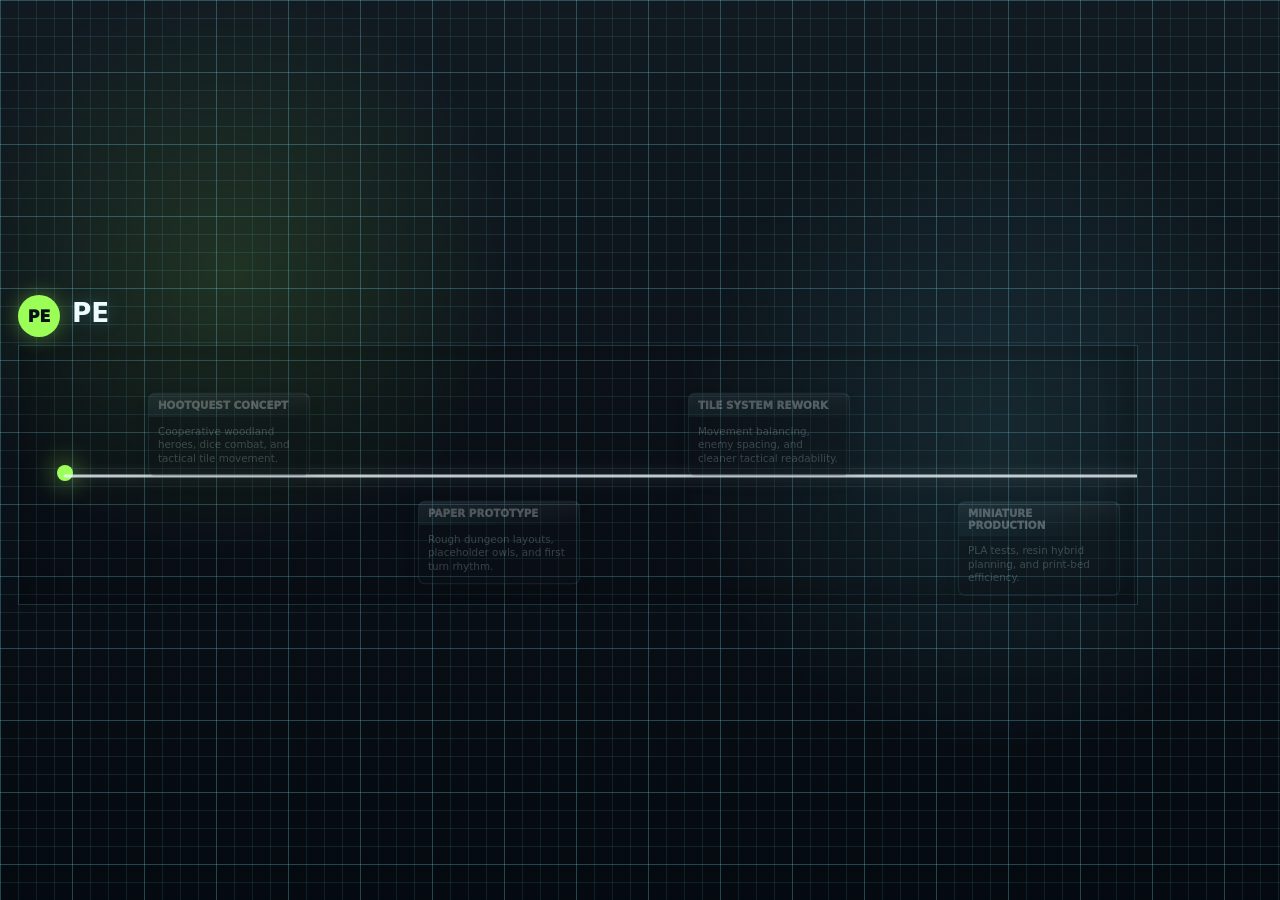
<file: assets/roadmaps/mini-roadmap.html>
<!doctype html>
<html lang="en">
<head>
  <meta charset="utf-8">
  <meta name="viewport" content="width=device-width, initial-scale=1">
  <title>HootQuest Mini Roadmap</title>
  <style>
    :root {
      color-scheme: dark;
      --bg: #070d13;
      --grid: rgba(120, 236, 255, 0.1);
      --major: rgba(120, 236, 255, 0.18);
      --cyan: #78ecff;
      --mint: #9cff58;
      --gold: #ffdc5c;
      --ink: #effcff;
      --muted: #9eb6bd;
      --panel: rgba(14, 19, 23, 0.92);
    }

    * {
      box-sizing: border-box;
    }

    html,
    body {
      height: 100%;
    }

    body {
      margin: 0;
      min-width: 320px;
      width: 100%;
      min-height: 100%;
      overflow: hidden;
      background: var(--bg);
      color: var(--ink);
      font-family: Inter, ui-sans-serif, system-ui, -apple-system, BlinkMacSystemFont, "Segoe UI", sans-serif;
    }

    .mini-roadmap {
      position: relative;
      overflow: hidden;
      display: flex;
      flex-direction: column;
      justify-content: center;
      align-items: flex-start;
      width: 100%;
      height: 100%;
      min-height: 0;
      padding: 18px;
      background:
        radial-gradient(circle at 18% 30%, rgba(156, 255, 88, 0.13), transparent 18rem),
        radial-gradient(circle at 78% 48%, rgba(120, 236, 255, 0.12), transparent 20rem),
        linear-gradient(180deg, #111a21, #050910);
      isolation: isolate;
    }

    .mini-roadmap::before {
      content: "";
      position: absolute;
      inset: 0;
      z-index: -1;
      background-image:
        linear-gradient(var(--grid) 1px, transparent 1px),
        linear-gradient(90deg, var(--grid) 1px, transparent 1px),
        linear-gradient(var(--major) 1px, transparent 1px),
        linear-gradient(90deg, var(--major) 1px, transparent 1px);
      background-size: 18px 18px, 18px 18px, 72px 72px, 72px 72px;
      animation: gridDrift 32s linear infinite;
    }

    .brand-stage {
      position: relative;
      z-index: 3;
      display: flex;
      align-items: baseline;
      gap: 12px;
      min-height: 42px;
      margin: 0 0 8px;
      width: min(1120px, 100%);
    }

    .brand-mark {
      display: inline-grid;
      place-items: center;
      width: 42px;
      height: 42px;
      border: 1px solid rgba(156, 255, 88, 0.7);
      border-radius: 50%;
      color: #071018;
      background: var(--mint);
      font-weight: 1000;
      letter-spacing: 0;
      box-shadow: 0 0 20px rgba(156, 255, 88, 0.38);
    }

    .brand-text {
      display: inline-flex;
      align-items: center;
      min-width: 0;
      color: var(--ink);
      font-size: clamp(1.05rem, 3.5vw, 1.65rem);
      font-weight: 900;
      letter-spacing: 0;
      text-shadow: 0 0 18px rgba(120, 236, 255, 0.25);
      transition:
        transform 260ms cubic-bezier(.22, .75, .18, 1),
        opacity 220ms ease,
        filter 260ms ease;
      will-change: transform, opacity, filter;
    }

    .brand-text.is-leaving {
      opacity: 0;
      filter: blur(5px);
      transform: translateX(-18px) translateY(-3px) scale(0.98);
    }

    .brand-text.is-enter-prep {
      opacity: 0;
      filter: blur(7px);
      transform: translateX(28px) translateY(4px) scale(1.02);
    }

    .brand-mark {
      transition:
        transform 280ms cubic-bezier(.22, .75, .18, 1),
        box-shadow 280ms ease,
        border-color 280ms ease,
        background-color 280ms ease;
      will-change: transform, box-shadow;
    }

    .brand-mark.is-morphing {
      transform: translateY(-2px) scale(1.08);
      box-shadow: 0 0 28px rgba(156, 255, 88, 0.5);
    }

    .typed-word {
      color: var(--gold);
    }

    .viewport {
      position: relative;
      overflow: hidden;
      width: min(1120px, 100%);
      height: 260px;
      margin: 0;
      border: 1px solid rgba(120, 236, 255, 0.16);
      background: rgba(0, 0, 0, 0.1);
      box-shadow: inset 0 0 30px rgba(0, 0, 0, 0.25);
    }

    .mini-shell {
      width: min(1120px, 100%);
      transform-origin: left center;
      margin: 0;
    }

    .track {
      position: absolute;
      inset: 0 auto auto 0;
      width: 2680px;
      height: 260px;
      transform: translateX(0);
      transition: transform 650ms cubic-bezier(.2, .75, .18, 1);
    }

    svg {
      position: absolute;
      inset: 0;
      width: 100%;
      height: 100%;
      overflow: visible;
      pointer-events: none;
    }

    .spine {
      fill: none;
      stroke: rgba(239, 252, 255, 0.78);
      stroke-width: 3;
      stroke-linecap: round;
      filter: drop-shadow(0 0 7px rgba(239, 252, 255, 0.35));
    }

    .wire {
      fill: none;
      stroke-width: 3;
      stroke-linecap: round;
      stroke-dasharray: 1 12;
      opacity: 0;
      animation: wireFlow 2.2s linear infinite;
      filter: drop-shadow(0 0 6px currentColor);
      transition: opacity 450ms ease;
    }

    .wire.visible {
      opacity: 0.92;
    }

    .node {
      position: absolute;
      width: 180px;
      min-height: 76px;
      border: 1px solid rgba(120, 236, 255, 0.35);
      border-radius: 8px;
      background:
        linear-gradient(180deg, rgba(255, 255, 255, 0.14), transparent 28px),
        var(--panel);
      box-shadow: inset 0 1px rgba(255, 255, 255, 0.2), 0 8px 18px rgba(0, 0, 0, 0.26);
      opacity: 0.3;
      transform: scale(0.9);
      transition: opacity 400ms ease, transform 450ms ease, border-color 350ms ease, box-shadow 350ms ease;
    }

    .node.revealed {
      opacity: 0.75;
    }

    .node.active {
      opacity: 1;
      transform: scale(1.05);
      border-color: var(--mint);
      box-shadow:
        inset 0 1px rgba(255, 255, 255, 0.24),
        0 0 24px rgba(156, 255, 88, 0.24),
        0 8px 18px rgba(0, 0, 0, 0.3);
    }

    .node.progress {
      border-color: var(--gold);
    }

    .node.locked {
      opacity: 0.38;
      border-style: dashed;
    }

    .node-title {
      display: flex;
      align-items: center;
      min-height: 26px;
      padding: 5px 10px;
      border-radius: 8px 8px 0 0;
      font-size: 0.72rem;
      font-weight: 1000;
      text-transform: uppercase;
      background: linear-gradient(90deg, rgba(120, 236, 255, 0.18), transparent);
    }

    .node-body {
      margin: 0;
      padding: 9px 10px 11px;
      color: var(--muted);
      font-size: 0.72rem;
      line-height: 1.3;
    }

    .seed-flash {
      position: absolute;
      left: 46px;
      top: 127px;
      width: 16px;
      height: 16px;
      border-radius: 50%;
      background: var(--mint);
      box-shadow: 0 0 26px rgba(156, 255, 88, 0.9);
      transform: translate(-50%, -50%);
      animation: seedPulse 1.8s ease-in-out infinite;
    }

    @keyframes wireFlow {
      to {
        stroke-dashoffset: -52;
      }
    }

    @keyframes gridDrift {
      to {
        background-position: 36px 18px, 36px 18px, 72px 36px, 72px 36px;
      }
    }

    @keyframes seedPulse {
      0%, 100% {
        transform: translate(-50%, -50%) scale(0.9);
      }

      50% {
        transform: translate(-50%, -50%) scale(1.25);
      }
    }

    @media (max-width: 640px) {
      .mini-roadmap {
        padding: 12px;
      }

      .viewport {
        width: 100%;
      }

      .brand-stage {
        width: 100%;
        gap: 10px;
        min-height: 38px;
        margin: 0 0 10px;
      }

      .brand-mark {
        width: 38px;
        height: 38px;
      }

      .viewport {
        height: 236px;
      }
    }
  </style>
</head>
<body>
  <section class="mini-roadmap" aria-label="HootQuest miniature animated roadmap">
    <div class="mini-shell" id="miniShell">
      <div class="brand-stage">
        <span class="brand-mark" id="brandMark">PE</span>
        <span class="brand-text" id="brandText">Playforge Entertainment</span>
      </div>

      <div class="viewport" id="viewport">
        <div class="track" id="track">
          <div class="seed-flash" aria-hidden="true"></div>
          <svg viewBox="0 0 2680 260" preserveAspectRatio="none" aria-hidden="true">
            <path class="spine" d="M 46 130 H 2580" />
            <g id="wires"></g>
          </svg>
          <div id="nodes"></div>
        </div>
      </div>
    </div>
  </section>

  <script>
    const nodes = [
      { id: "concept", x: 120, y: 42, title: "HootQuest Concept", body: "Cooperative woodland heroes, dice combat, and tactical tile movement.", status: "complete" },
      { id: "paper", x: 390, y: 150, title: "Paper Prototype", body: "Rough dungeon layouts, placeholder owls, and first turn rhythm.", status: "complete" },
      { id: "tiles", x: 660, y: 42, title: "Tile System Rework", body: "Movement balancing, enemy spacing, and cleaner tactical readability.", status: "complete" },
      { id: "manufacturing", x: 930, y: 150, title: "Miniature Production", body: "PLA tests, resin hybrid planning, and print-bed efficiency.", status: "current" },
      { id: "books", x: 1200, y: 42, title: "Rulebook & Campaigns", body: "V2 rulebook, combat examples, and campaign progression.", status: "current" },
      { id: "cardsloot", x: 1470, y: 42, title: "Action Deck & Artifacts", body: "45-card deck, status effects, persistent loot, and rewards.", status: "complete" },
      { id: "identity", x: 1740, y: 150, title: "Box Art & Website", body: "Visual identity, website presence, and campaign previews.", status: "milestone" },
      { id: "wearehere", x: 2010, y: 150, title: "We Are Here", body: "Website finish, Kickstarter prep, print setup, and tuning.", status: "progress" },
      { id: "community", x: 2280, y: 42, title: "Community & Demo Events", body: "Demos, feedback cycles, and early community building.", status: "current" },
      { id: "expansions", x: 2520, y: 150, title: "Expansion Roadmap", body: "Rat King, Skywatch, Wildwood, and Nightfall planning.", status: "locked" }
    ];

    const links = nodes.slice(0, -1).map((node, index) => ({ from: node.id, to: nodes[index + 1].id }));
    const focusTime = 1800;
    const rewindTime = 180;
    const track = document.getElementById("track");
    const viewport = document.getElementById("viewport");
    const miniShell = document.getElementById("miniShell");
    const nodesRoot = document.getElementById("nodes");
    const wiresRoot = document.getElementById("wires");
    const brandText = document.getElementById("brandText");
    const brandMark = document.getElementById("brandMark");
    let index = -1;
    let direction = 1;
    let shellScale = 1;

    function render() {
      nodesRoot.innerHTML = nodes.map((node) => `
        <article class="node ${node.status}" id="node-${node.id}" style="left:${node.x}px;top:${node.y}px">
          <div class="node-title">${node.title}</div>
          <p class="node-body">${node.body}</p>
        </article>
      `).join("");

      wiresRoot.innerHTML = links.map((link, linkIndex) => {
        const from = nodes.find((node) => node.id === link.from);
        const to = nodes.find((node) => node.id === link.to);
        const start = { x: from.x + 180, y: from.y + 38 };
        const end = { x: to.x, y: to.y + 38 };
        const bend = Math.min(150, Math.max(50, Math.abs(end.x - start.x) * 0.44));
        const color = linkIndex < 5 ? "var(--mint)" : linkIndex === 6 ? "var(--gold)" : "var(--cyan)";
        return `<path id="wire-${linkIndex}" class="wire" style="stroke:${color};color:${color}" d="M ${start.x} ${start.y} C ${start.x + bend} ${start.y}, ${end.x - bend} ${end.y}, ${end.x} ${end.y}" />`;
      }).join("");
    }

    function setFocus(nextIndex) {
      nodes.forEach((node, nodeIndex) => {
        const el = document.getElementById(`node-${node.id}`);
        el.classList.toggle("revealed", nodeIndex <= nextIndex);
        el.classList.toggle("active", nodeIndex === nextIndex);
      });

      links.forEach((_, linkIndex) => {
        const wire = document.getElementById(`wire-${linkIndex}`);
        wire.classList.toggle("visible", linkIndex < nextIndex);
      });

      const active = nodes[Math.max(0, nextIndex)];
      const target = active ? active.x - viewport.clientWidth * 0.22 : 0;
      const max = track.offsetWidth - viewport.clientWidth;
      track.style.transform = `translateX(${-Math.max(0, Math.min(max, target))}px)`;
    }

    function fitToFrame() {
      const compactMode = window.innerWidth <= 640;
      const availableHeight = window.innerHeight - (compactMode ? 16 : 24);
      const naturalHeight = compactMode ? 284 : 310;
      shellScale = Math.min(1, availableHeight / naturalHeight);
      miniShell.style.transform = shellScale < 0.999 ? `scale(${shellScale})` : "";
      miniShell.style.height = `${naturalHeight * shellScale}px`;
    }

    function typeConcept() {
      brandMark.textContent = "PE";
      brandText.innerHTML = "Playforge Entertainment";
      window.setTimeout(() => {
        animateBrandLabel("PE");
      }, 700);
      window.setTimeout(() => {
        animateBrandLabel("HootQuest");
      }, 1250);
      window.setTimeout(() => {
        animateBrandLabel("HootQuest <span class='typed-word'>Concept</span>");
        index = 0;
        setFocus(index);
      }, 1850);
    }

    function finishLoop() {
      animateBrandLabel("PE");
      window.setTimeout(() => {
        animateBrandLabel("Playforge Entertainment");
      }, 700);
    }

    function animateBrandLabel(nextMarkup) {
      brandMark.classList.remove("is-morphing");
      void brandMark.offsetWidth;
      brandMark.classList.add("is-morphing");

      brandText.classList.remove("is-enter-prep");
      brandText.classList.add("is-leaving");

      window.setTimeout(() => {
        brandText.innerHTML = nextMarkup;
        brandText.classList.remove("is-leaving");
        brandText.classList.add("is-enter-prep");

        requestAnimationFrame(() => {
          brandText.classList.remove("is-enter-prep");
        });
      }, 170);

      window.setTimeout(() => {
        brandMark.classList.remove("is-morphing");
      }, 320);
    }

    function tick() {
      if (index < 0) {
        typeConcept();
        window.setTimeout(tick, 2500);
        return;
      }

      index += direction;

      if (index >= nodes.length) {
        direction = -1;
        index = nodes.length - 2;
      }

      if (index < 0) {
        direction = 1;
        finishLoop();
        setFocus(-1);
        window.setTimeout(() => {
          typeConcept();
          window.setTimeout(tick, 2500);
        }, 1800);
        return;
      }

      setFocus(index);
      window.setTimeout(tick, direction < 0 ? rewindTime : focusTime);
    }

    window.addEventListener("resize", () => {
      fitToFrame();
      setFocus(index);
    });

    window.addEventListener("load", () => {
      fitToFrame();
      render();
      setFocus(-1);
      tick();
    });
  </script>
</body>
</html>
</file>
